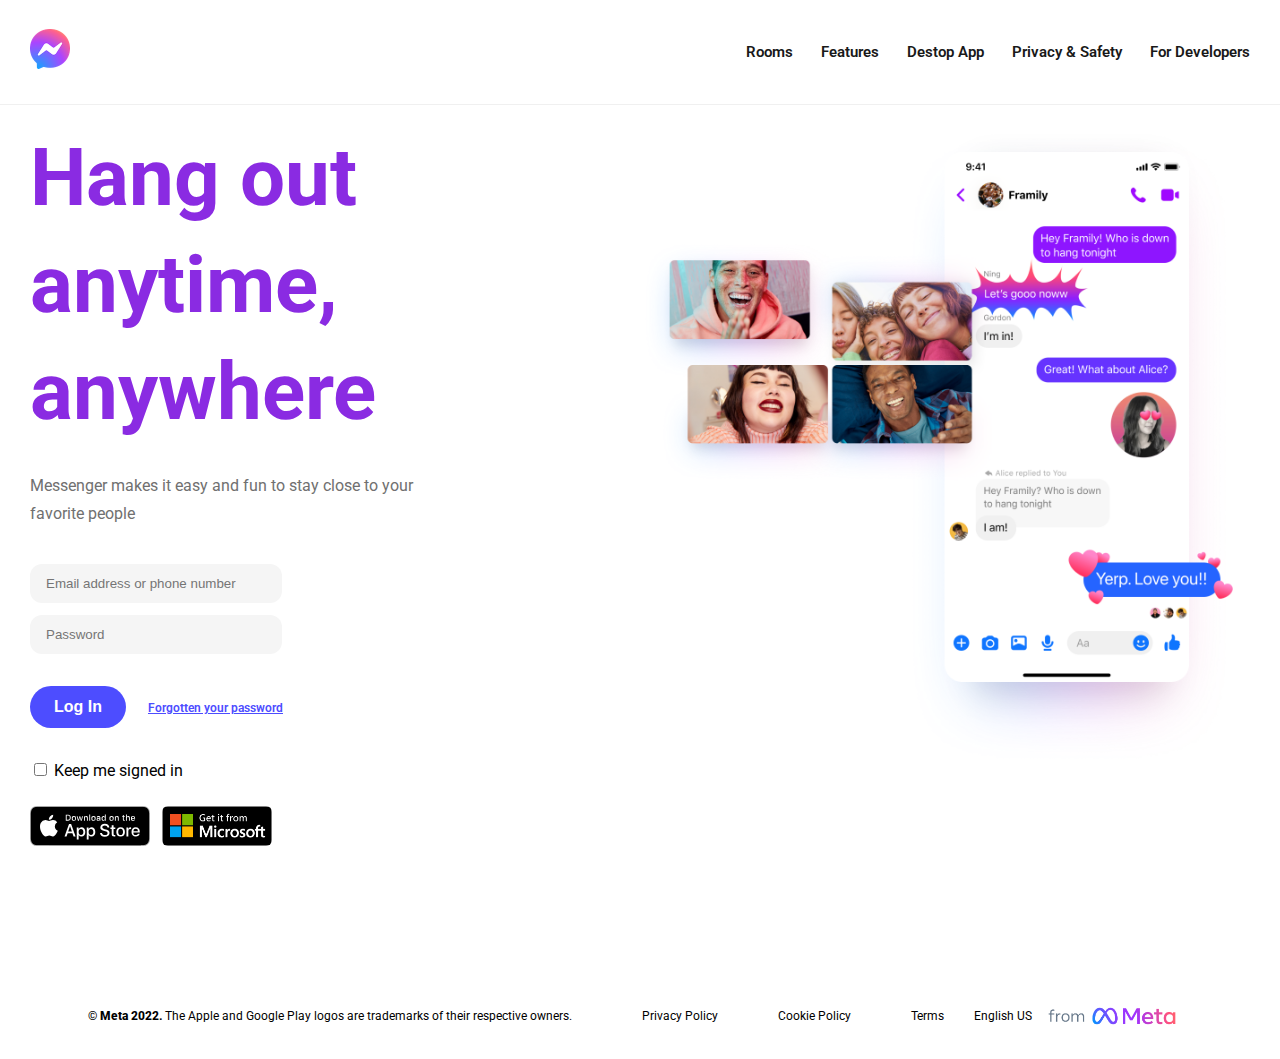
<file: index.html>
<!DOCTYPE html>
<html lang="en">
    <head>
        <meta name="viewport" content="width=device-width, initial-scale=1.0">
        <title>messenger.com/clone</title>
        <link rel="stylesheet" href="styles/header.css">
        <link rel="stylesheet" href="styles/body.css">
        <link rel="stylesheet" href="styles/footer.css">
        <link rel="stylesheet" href="styles/general.css">
        <link rel="preconnect" href="https://fonts.googleapis.com">
        <link rel="preconnect" href="https://fonts.gstatic.com" crossorigin>
        <link href="https://fonts.googleapis.com/css2?family=Montserrat:wght@400;700&family=Roboto:wght@400;500;700;900&display=swap" rel="stylesheet">
    </head>

    <body>
        <header >
            <div class="left-section">
                <a  href="https://www.messenger.com/" target="blank_">
                    <img  src="image/messenger-img.png">
                </a>
            </div>

            <div class="right-section">
                <a>Rooms</a>
                <a>Features</a>
                <a>Destop App</a>
                <a>Privacy & Safety</a>
                <a>For Developers</a>
            </div>
        </header>

        <main class="main-container">
            <div class="container">

                <div class="section-one">
                    <div class="info">
                        
                        <div class="gradient-text">
                            Hang out<br> anytime, anywhere
                        </div>
                        
                        <div class="description">
                                Messenger makes it easy and fun to stay close to your favorite people
                        </div>

                        <div >
                            <input class="input-one" type="text" placeholder="Email address or phone number">
                        </div>

                        <div >
                            <input class="input-two" type="password" placeholder="Password">
                        </div>

                        <div class="login">
                            <button>Log In</button> 
                            <a >Forgotten your password</a>
                        </div>
                        
                        <div class="signedin">
                            <input type="checkbox" name="signin"> 
                            <label for="signin">Keep me signed in</label>
                        </div>
        
                        <div class="app-ads">
                            <img class="apple-icon" src="image/apple-icon.svg">
                            <img class="microsoft-icon" src="image/microsoft.png">
                        </div>
                    </div>
                </div>

                <div class="section-two">
                    <img src="image/img-1.png">
                </div>
            </div>
        </main>

        <footer>
            <div class="footer">
                <div class="meta">
                    <div class="first">
                        © Meta 2022.
                    </div>

                    <div class="second">
                        The Apple and Google Play logos are trademarks of their respective owners.       
                    </div>
                </div>
                
                <div class="links">
                    <a href="https://www.facebook.com/privacy/policy">
                        Privacy Policy   
                    </a>

                    <a href="https://messenger.com/policy/cookies">
                        Cookie Policy
                    </a>
        
                    <a href="https://www.facebook.com/policies/?ref=pf">
                        Terms
                    </a>
        
                    <p>
                        English US
                    </p>
        
                    <img src="image/meta-img.png">
                
                </div> 

            </div>

            
 
        </footer>

    </body>
    
</html>
</file>
<file: styles/header.css>
header{
    display: flex;
    height: 104px;
    justify-content: center;
    align-items: center;
    position: sticky;
    top: -10px;
    background-color: white;
    opacity: .9;
    border-bottom: 1px solid rgb(239, 239, 239);
    padding:0 30px;   
}

.left-section{
    flex: 1;
}

.left-section img{
    height: 40px;
}

.right-section{
    font-size: 15px;
    font-weight: 600;
    letter-spacing: 0;  
}

.right-section a{
    padding-left: 24px;
}
</file>
<file: styles/body.css>
.main-container{
    padding: 20px 30px 10px 30px;
}
.container{
   display:flex;
   margin-bottom: 100px;
}

.section-one{
    flex:1;
    text-align: flex-start;
}

.info{
    width: 440px;
}

.gradient-text{
    font-size: 80px;
    font-weight: 700;
    color: blueviolet;
    margin-bottom: -10px;
}

.description{
    font-size: 16px;
    color: rgb(112, 112, 112);
    margin: 35px 0;
    line-height: 1.8;
}

.input-one,.input-two{
    background-color: #F5F5F5;
    width: 50%;
    padding: 12px 16px;
    border-radius: 12px;
    margin-bottom: 12px;
    border-style: none;
}

.login{
    padding: 20px 0;
}

.login button{
   color: white;
   background-color: rgb(77, 77, 255);
   padding: 12px 24px;
   border-style: none;
   border-radius: 24px;
   font-weight: bold;
   font-size: 16px;
   margin-right: 18px;
}
.login a{
    text-decoration: underline;
    font-size: 12px;
    color: rgb(77, 77, 255);
    font-weight: 600;
}

.signedin{
    padding: 12px 0;
}

.app-ads{
    padding: 12px 0;

}
.app-ads img{
    margin-right: 8px;
}

.microsoft-icon{
    height: 40px;
    border-radius: 6px;
}


.section-two{
    flex:1;
    text-align: right; 
}


.section-two img{
    width: 100%;
}

@media (max-width:1023px) {
    .container{
        flex-direction: column;
        align-items: center;
    }
    .section-one{
        text-align: center;
    }
    .gradient-text{
        font-size: 52px;
    }
    .section-two img{
        width: 440px; 
    }

}
</file>
<file: styles/footer.css>
.footer {
    display: flex;
    flex-direction: row;
    justify-content: center;
    align-items: center;
    padding: 18px 12px;
    font-size: 12px;
    width: 95%;
    margin: auto;
    text-align: center;
}

.meta{
    display: flex;
    flex-direction: row;

}

.first{
    font-weight: 800;
    margin-right: 2px;
}

.second{
    padding-right: 40px;
}

.links{
    display: flex;
    align-items: center;
}

.links a{
    padding: 0 30px;
    text-decoration: none;
    color: black;
    
}

.links img{
    height: 50px;
}

@media ((max-width:1023px)) {
    .footer{
        flex-direction: column;
        justify-content: center;
    }
}
</file>
<file: styles/general.css>
body{
    font-family:roboto, Arial, Helvetica, sans-serif ;
    margin: 0;
    line-height: 1.34;
    padding: 0;
}

p{
    margin: 0;
}

a{
    white-space: nowrap;
}
</file>
